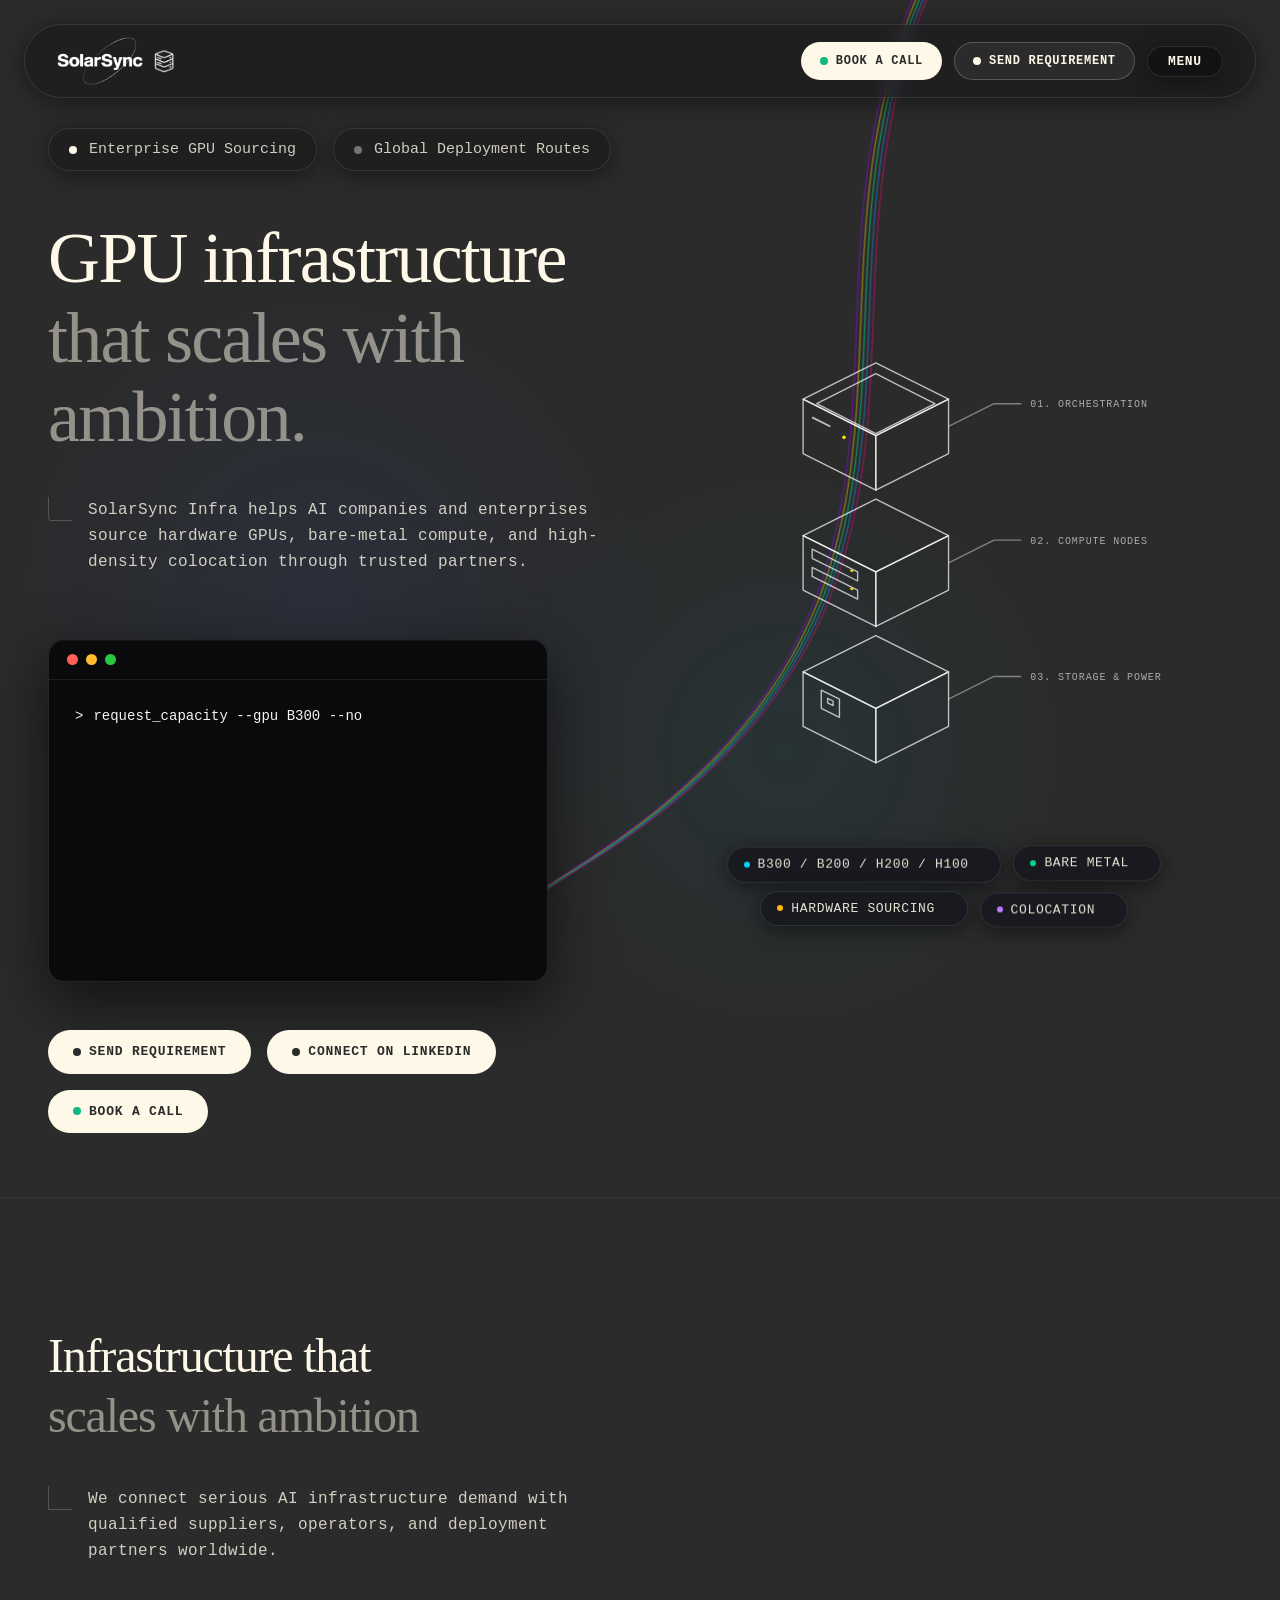
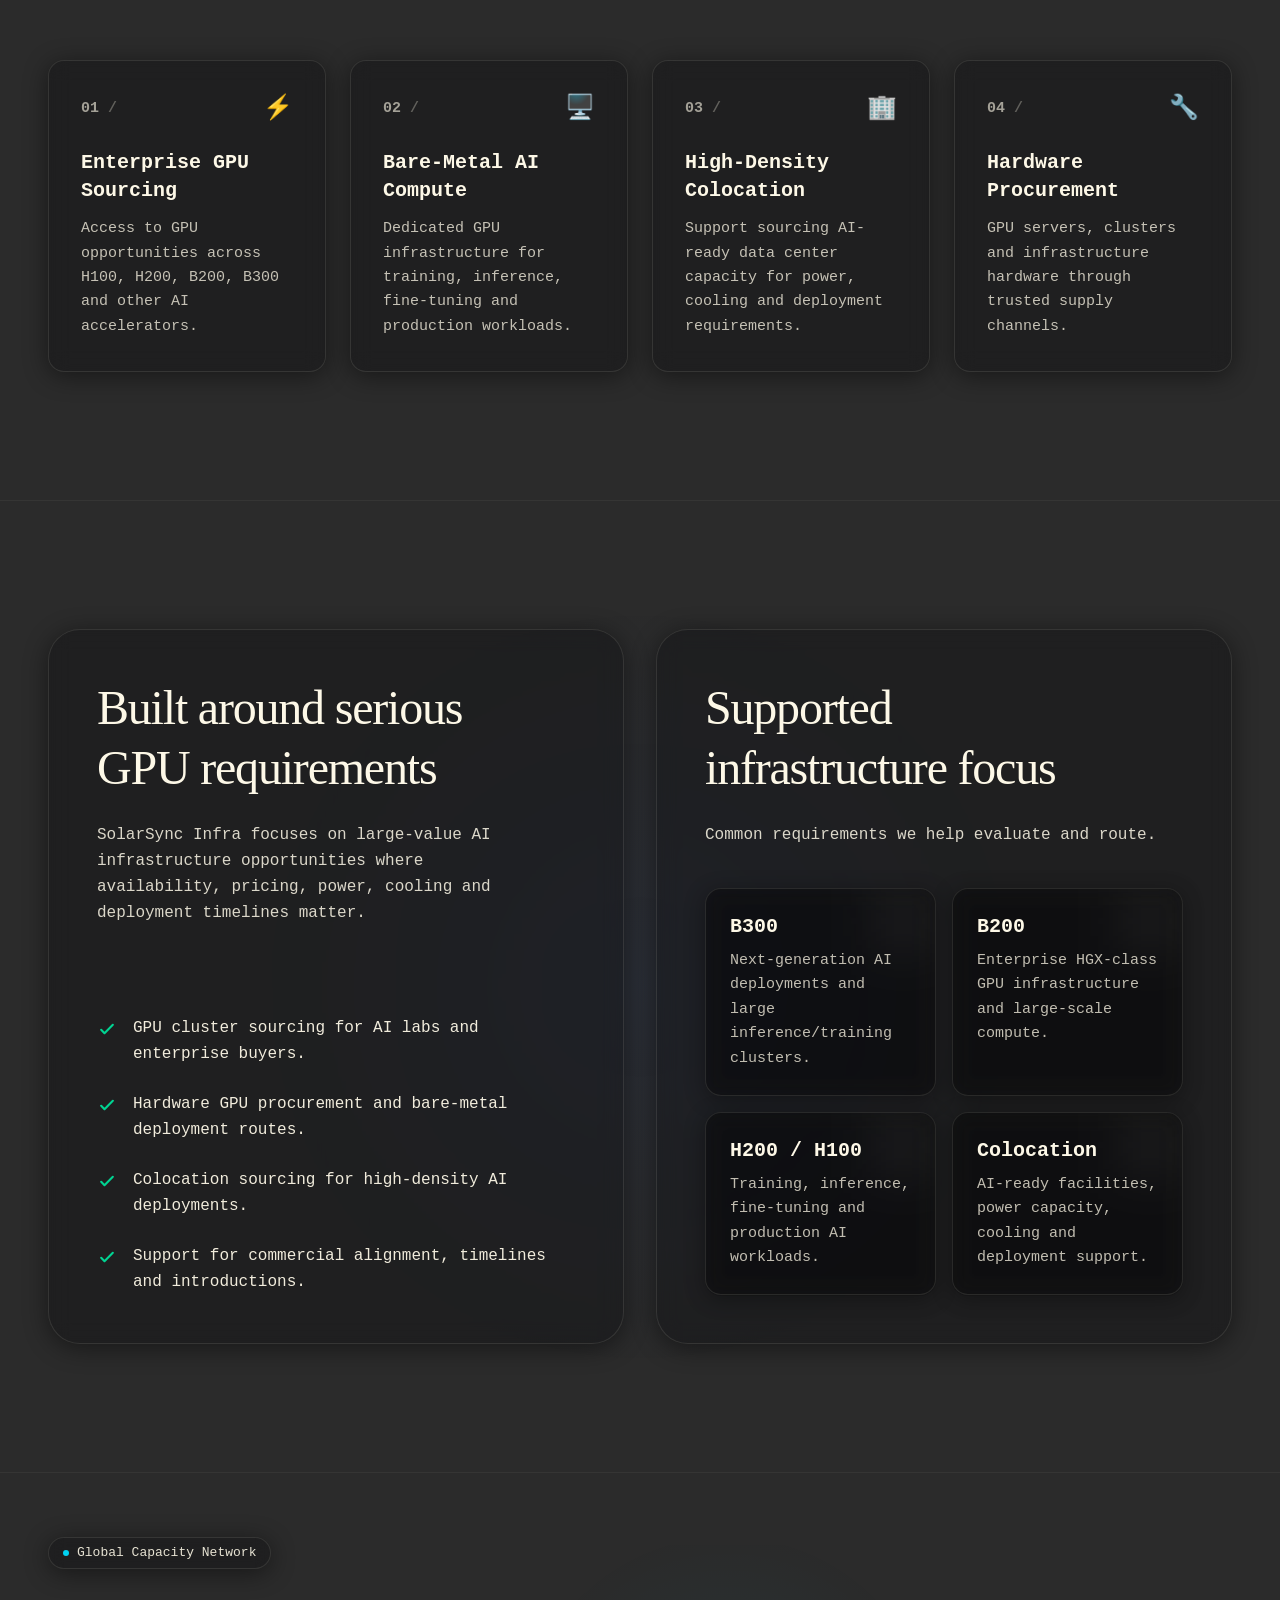
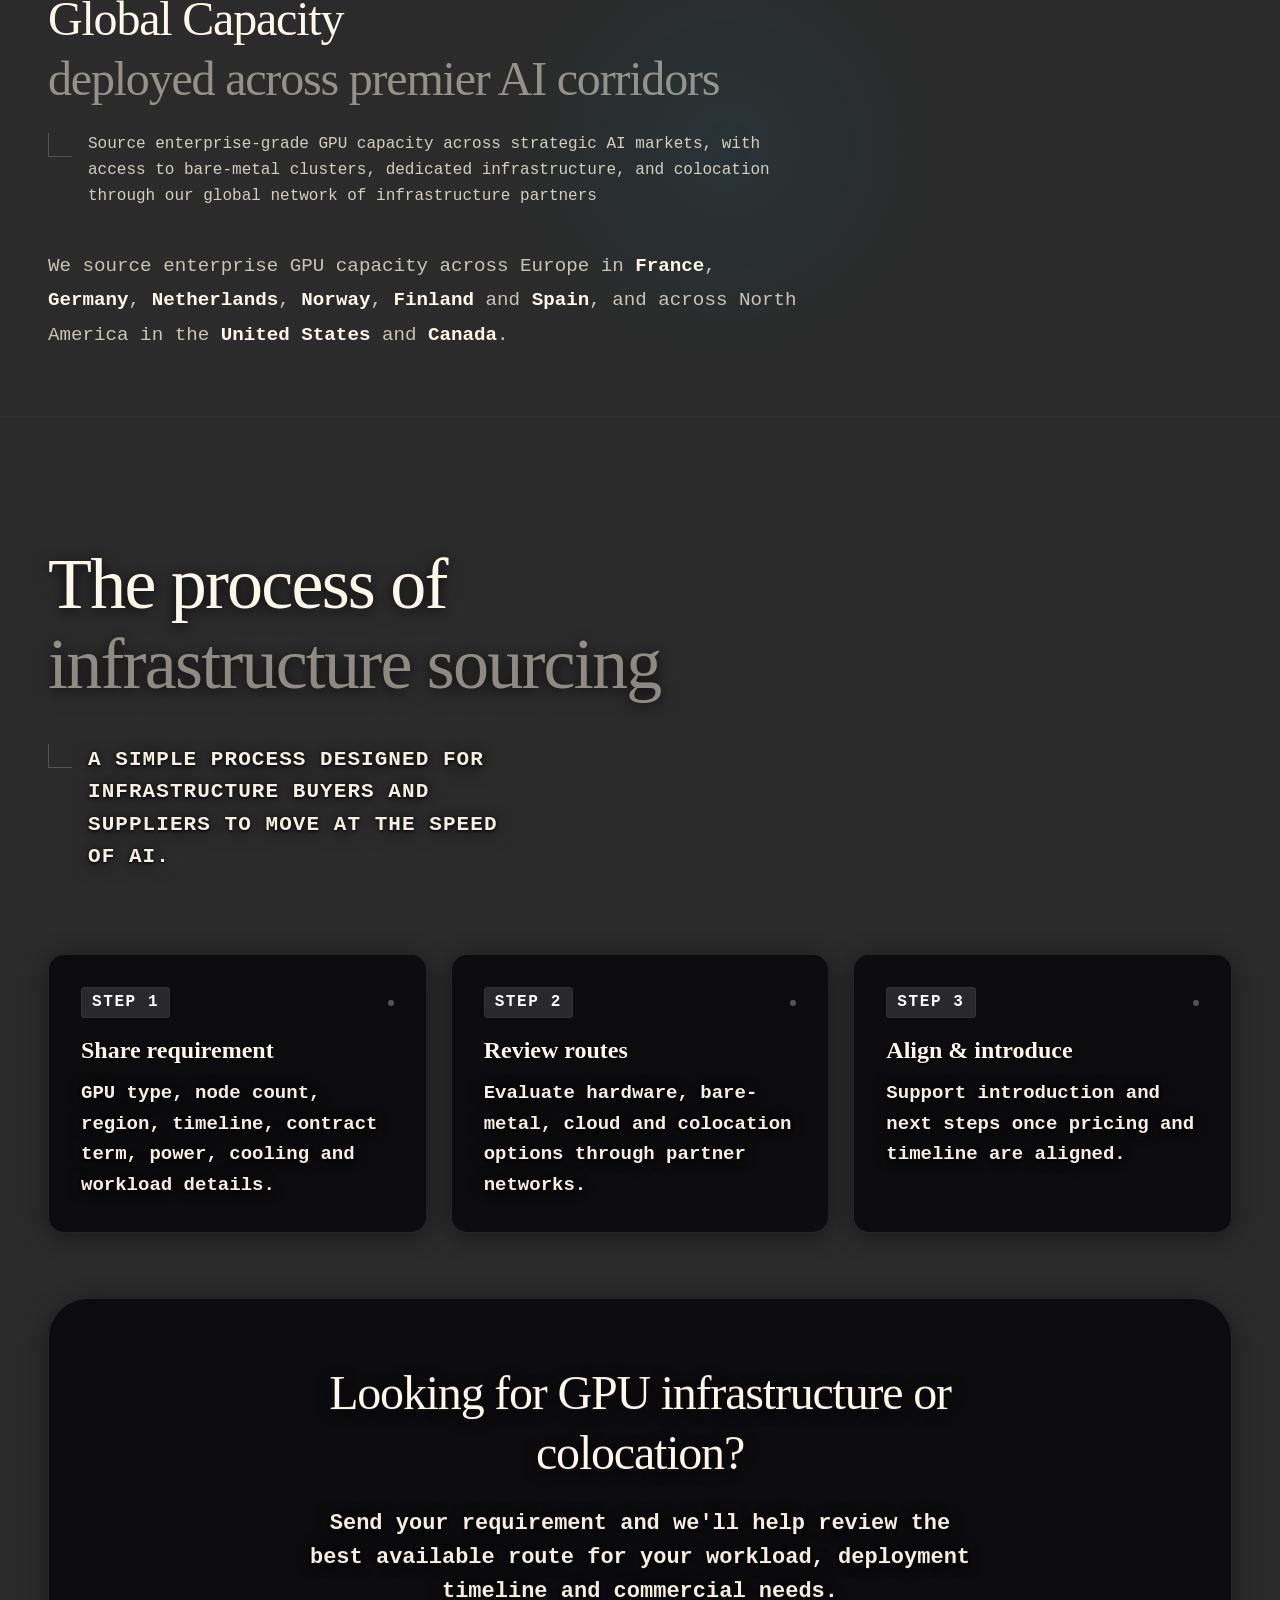
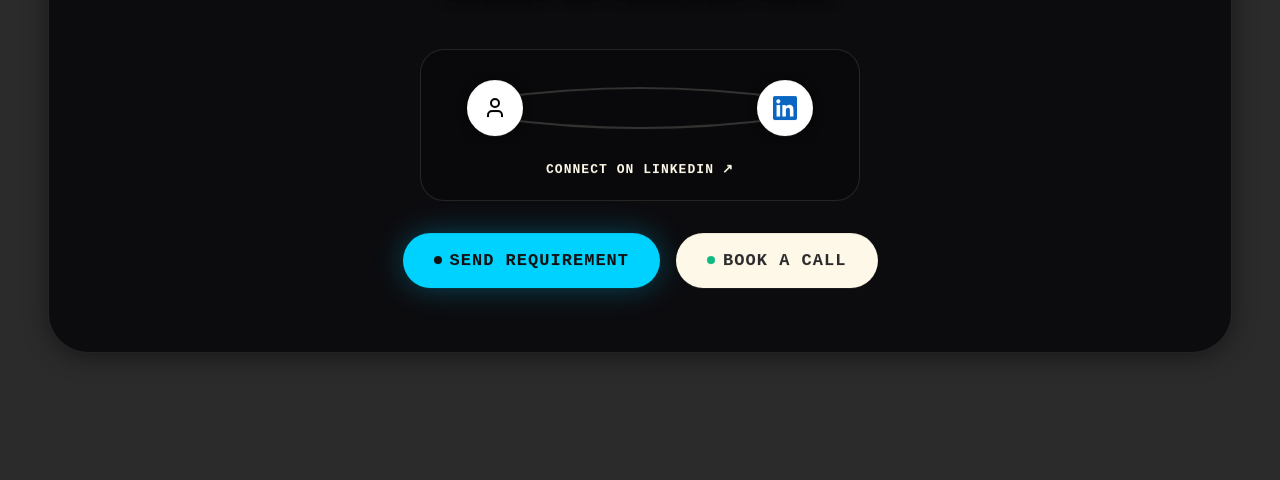
<file: index.html>
<!doctype html>
<html lang="en">
  <head>
    <meta charset="UTF-8" />

    <meta
      name="viewport"
      content="width=device-width, initial-scale=1.0"
    />

    <title>SolarSync Infra</title>

    <meta
      name="description"
      content="SolarSync Infra — Enterprise AI infrastructure sourcing, GPU hardware, bare-metal compute and high-density colocation."
    />

    <meta
      name="application-name"
      content="SolarSync Infra"
    />

    <meta
      name="apple-mobile-web-app-title"
      content="SolarSync Infra"
    />

    <meta
      name="theme-color"
      content="#000000"
    />

    <!-- SolarSync Infra favicon -->
    <link
      rel="icon"
      type="image/png"
      href="./favicon.png"
    />

    <link
      rel="apple-touch-icon"
      href="./favicon.png"
    />

    <!-- Social sharing information -->
    <meta
      property="og:title"
      content="SolarSync Infra"
    />

    <meta
      property="og:description"
      content="Enterprise AI infrastructure sourcing, GPU hardware, bare-metal compute and high-density colocation."
    />

    <meta
      property="og:type"
      content="website"
    />

    <meta
      property="og:url"
      content="https://solarsyncinfra.xyz"
    />

    <link
      rel="canonical"
      href="https://solarsyncinfra.xyz"
    />

    <!-- Website files -->
    <script
      type="module"
      crossorigin
      src="./assets/index-ss5.js"
    ></script>

    <link
      rel="stylesheet"
      crossorigin
      href="./assets/index-ss5.css"
    />
  </head>

  <body>
    <div id="root"></div>
  </body>
</html>
</file>
